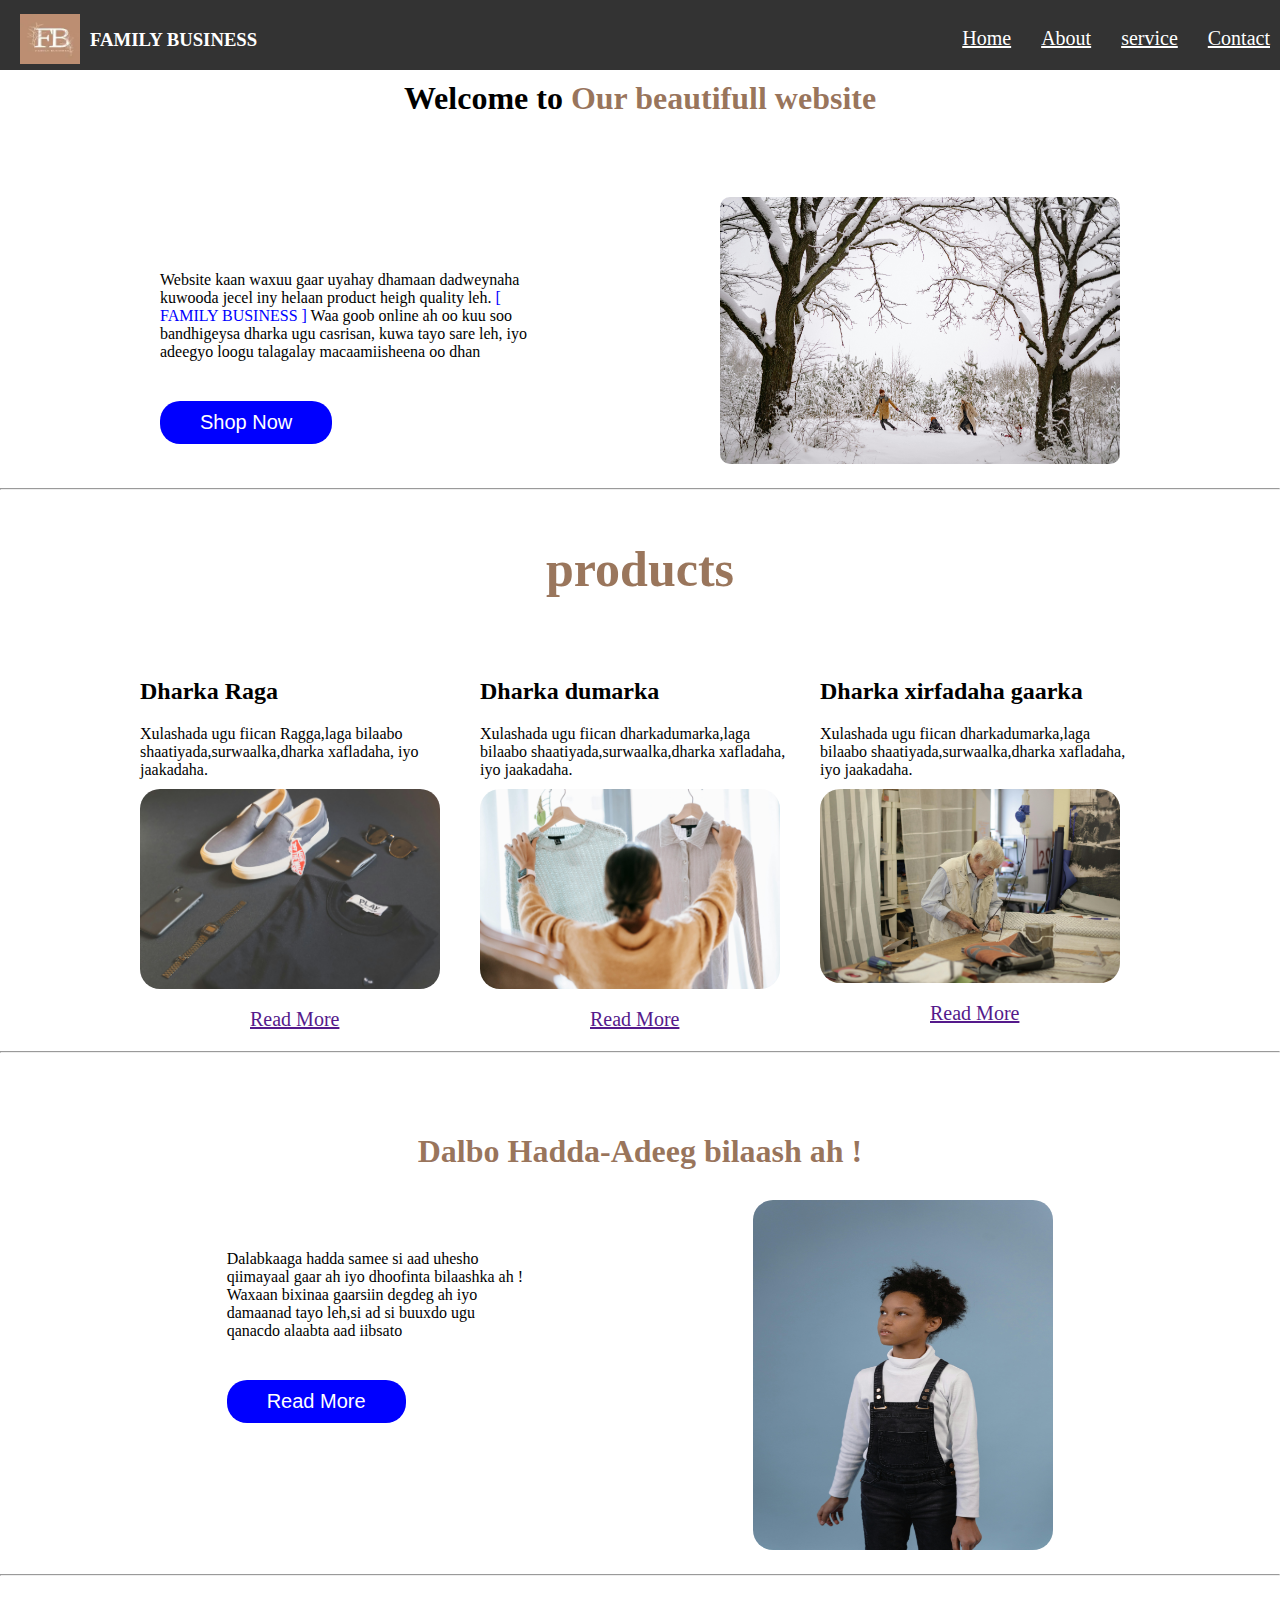
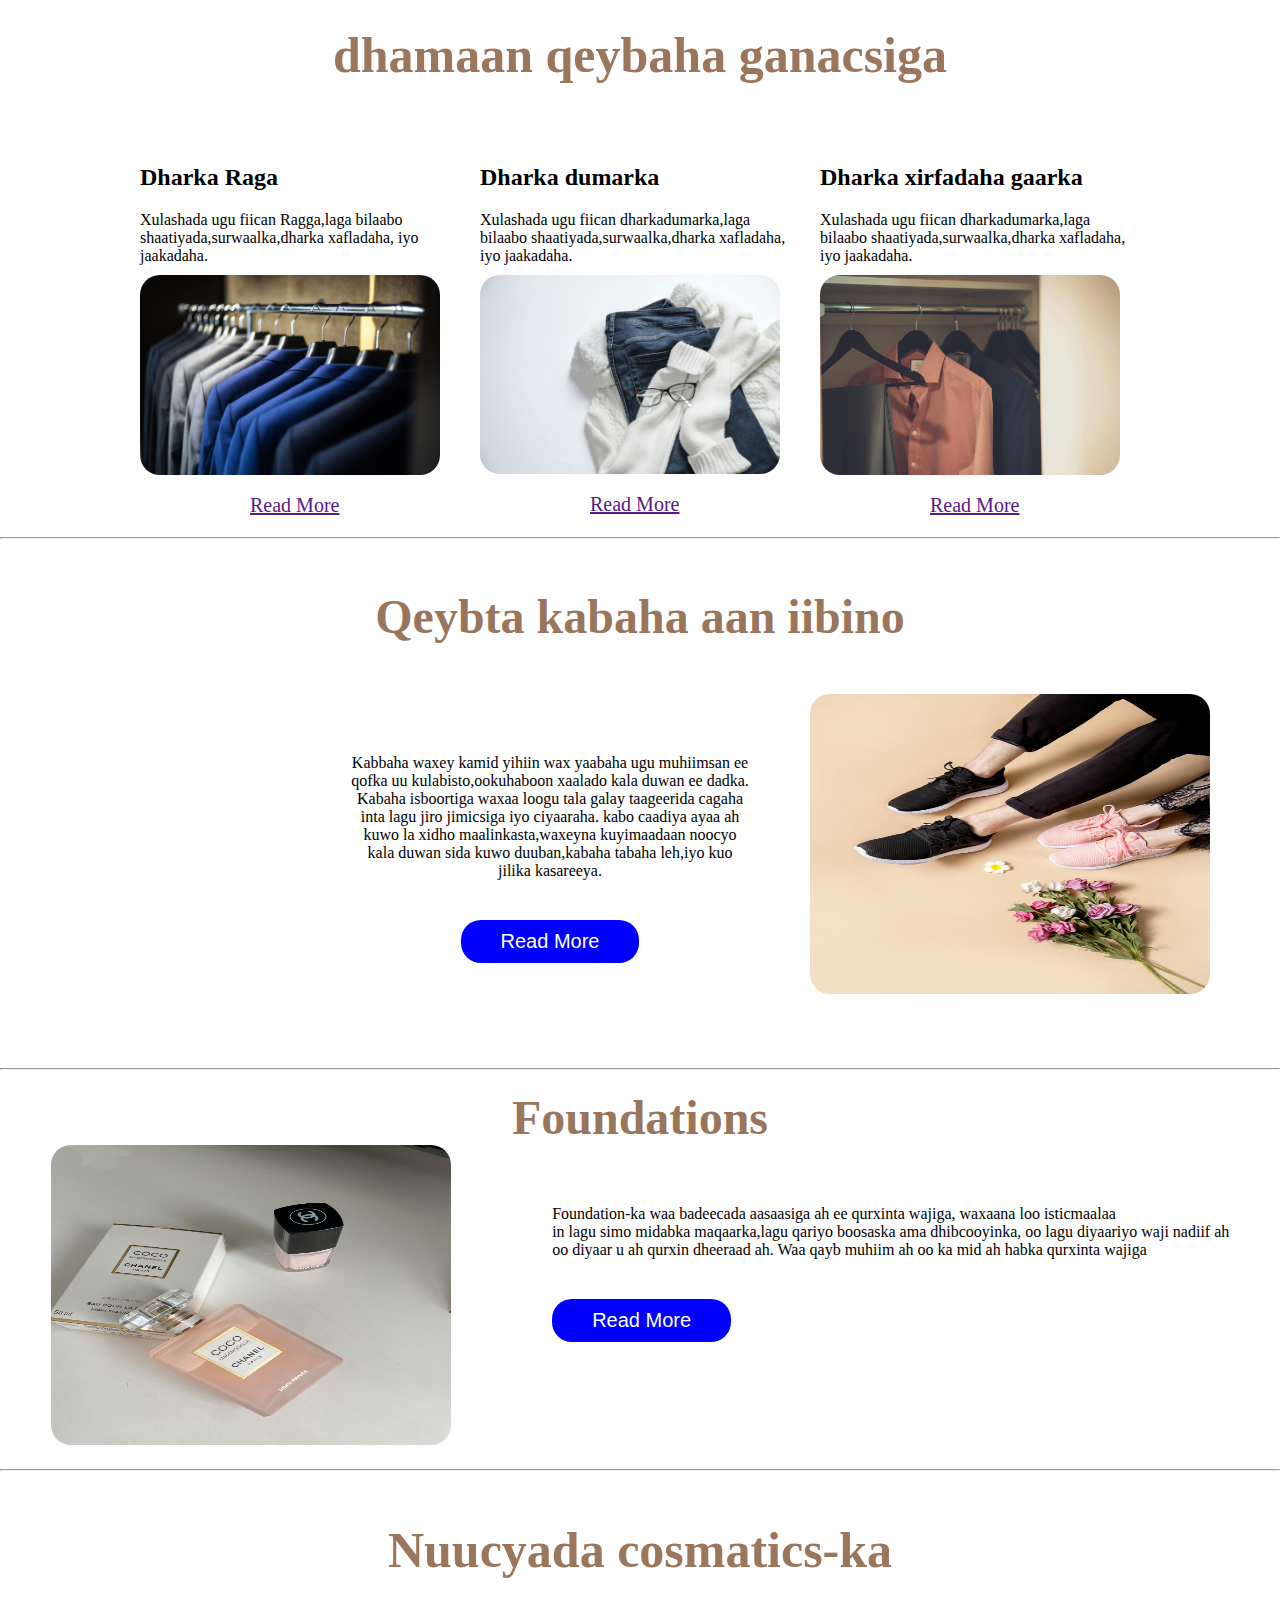
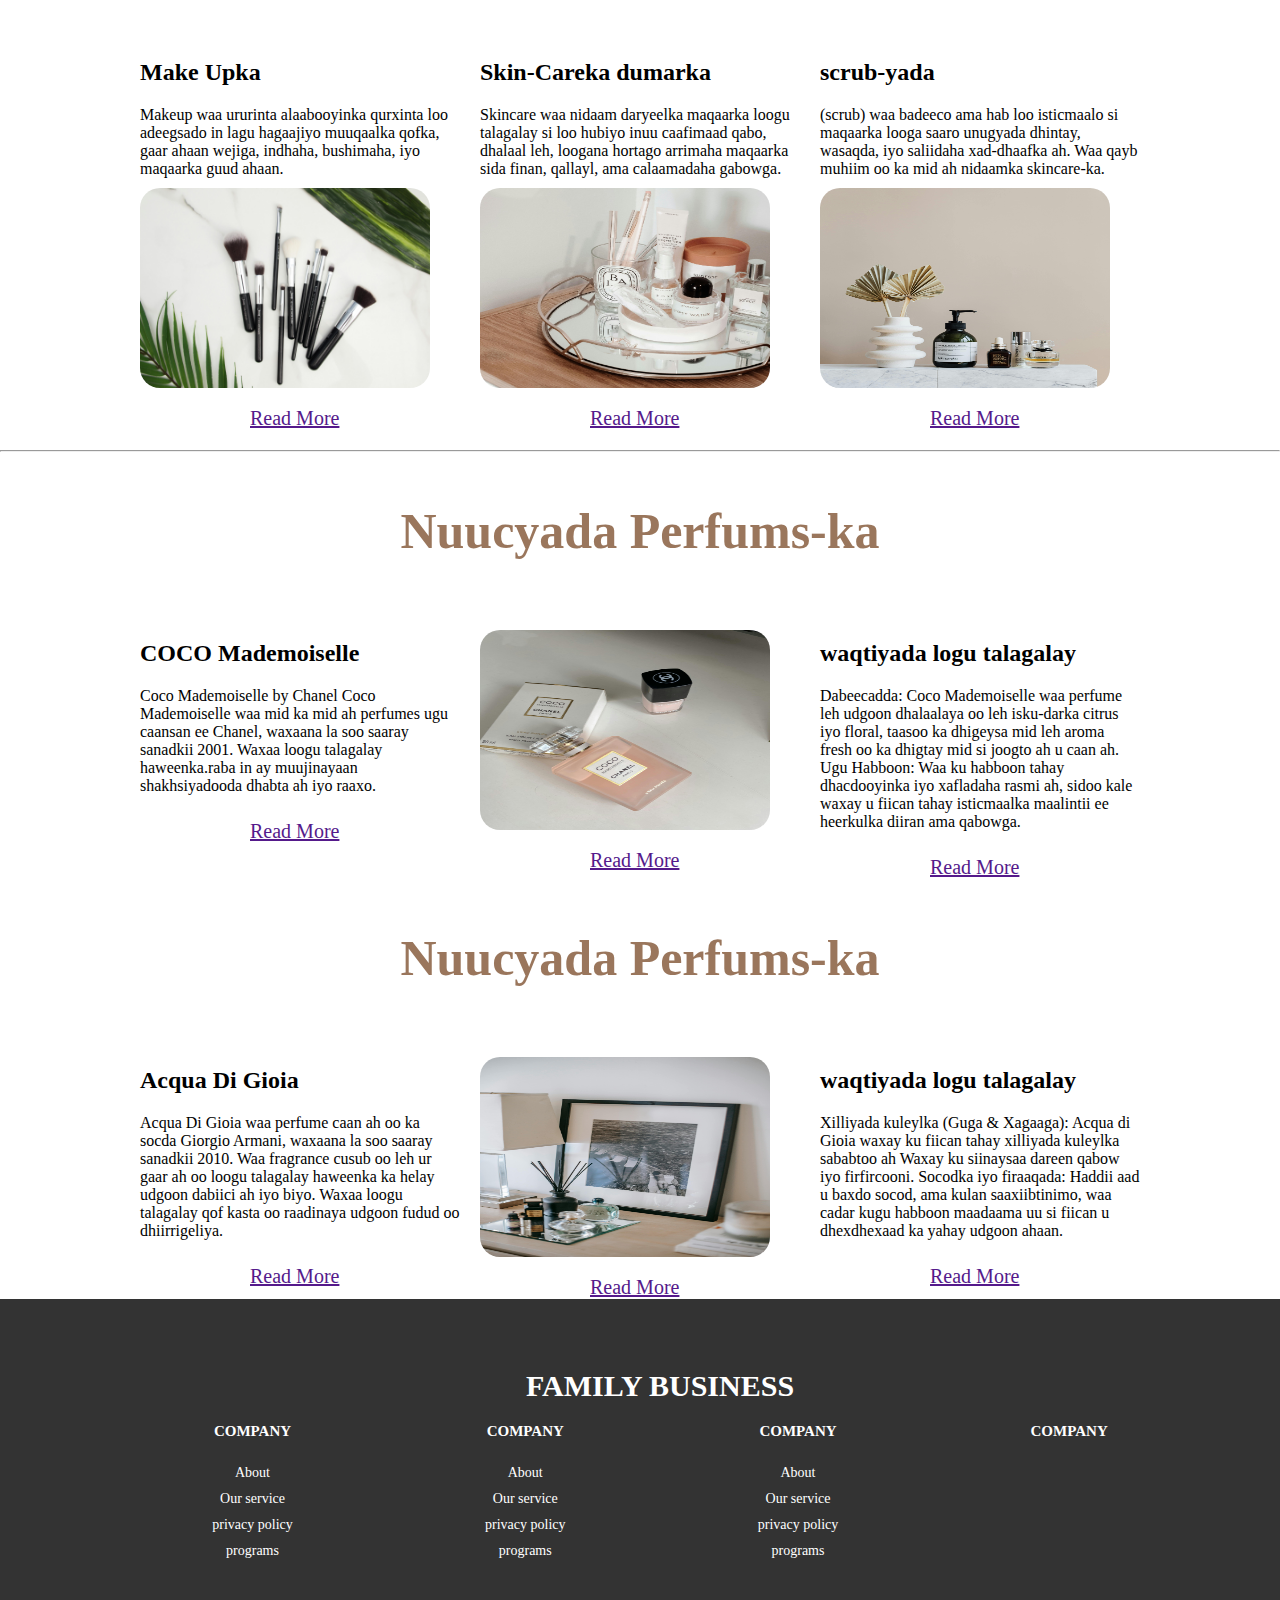
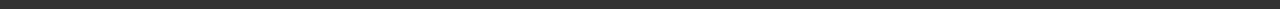
<file: index.html>
<!DOCTYPE html>
<html lang="en">

<head>
    <meta charset="UTF-8">
    <meta name="viewport" content="width=device-width, initial-scale=1.0">
    <title>website clothes and cosmatics</title>
    <link rel="stylesheet" href="Style.css">
    <link rel="stylesheet" href="https://cdnjs.cloudflare.com/ajax/libs/font-awesome/6.6.0/css/all.min.css"
        integrity="sha512-Kc323vGBEqzTmouAECnVceyQqyqdsSiqLQISBL29aUW4U/M7pSPA/gEUZQqv1cwx4OnYxTxve5UMg5GT6L4JJg=="
        crossorigin="anonymous" referrerpolicy="no-referrer" />
</head>

<body>
    <div class="header">
        <div class="logo">
            <img src="./img/logo.webp" width="60px" height="50px" alt="">
            <h3>FAMILY BUSINESS </h3>
        </div>

        <ul>
            <li><a href="home.html">Home</a></li>
            <li><a href="About.html">About</a></li>
            <li><a href="service.html">service</a></li>
            <li><a href="contact.html">Contact</a></li>
        </ul>
    </div>


    <!-- body -->

    <div class="container">
        <h1>Welcome to
            <span> Our beautifull website</span>
        </h1>
        <div class="row">
            <div class="col-2 col-23">
                <p>

                    Website kaan waxuu gaar uyahay dhamaan dadweynaha
                    kuwooda jecel iny helaan product heigh quality leh.
                    <span style="color: blue;">[ FAMILY BUSINESS ]</span> Waa goob online ah oo kuu soo bandhigeysa
                    dharka ugu casrisan,
                    kuwa tayo sare leh, iyo adeegyo loogu talagalay macaamiisheena oo dhan
                </p>
                <div class="moha">
                    <button>Shop Now</button>
                </div>

            </div>

            <div class="col-2">
                <img src="/img/1.1.jpg" alt="" width="400px">
            </div>
        </div>
    </div>

    <!-- body2 -->

    <div class="boxcontainer">
        <hr>
        <h1>products</h1>
        <div class="flex">
            <div class="flex-display">
                <h2>Dharka Raga</h2>
                <p>
                    Xulashada ugu fiican Ragga,laga bilaabo
                    shaatiyada,surwaalka,dharka xafladaha, iyo jaakadaha.
                </p>
                <img src="./img/pexels-mnzoutfits-1639729 (1).jpg" alt="" width="300px">
                <div class="ancher">
                    <a href="">Read More</a>
                </div>
            </div>

            <div class="flex-display">
                <h2>Dharka dumarka</h2>
                <p>
                    Xulashada ugu fiican dharkadumarka,laga bilaabo
                    shaatiyada,surwaalka,dharka xafladaha, iyo jaakadaha.
                </p>
                <img src="./img/pexels-liza-summer-6347535.jpg" alt="" width="300px">
                <div class="ancher">
                    <a href="">Read More</a>
                </div>
            </div>

            <div class="flex-display">
                <h2> Dharka xirfadaha gaarka</h2>
                <p>
                    Xulashada ugu fiican dharkadumarka,laga bilaabo
                    shaatiyada,surwaalka,dharka xafladaha, iyo jaakadaha.
                </p>
                <img src="./img/pexels-olly-3814588.jpg" alt="" width="300px">
                <div class="ancher">
                    <a href="">Read More</a>
                </div>
            </div>

        </div>
    </div>
    <hr>

    <!-- body3 -->

    <div class="section">
        <h1>Dalbo Hadda-Adeeg bilaash ah !</h1>
        <div class="row row2">
            <div class="sis  pro">
                <p>Dalabkaaga hadda samee si aad uhesho qiimayaal gaar ah iyo dhoofinta
                    bilaashka ah ! Waxaan bixinaa gaarsiin degdeg ah iyo damaanad tayo
                    leh,si ad si buuxdo ugu qanacdo alaabta aad iibsato</p>
                <div class="btn">
                    <button>Read More</button>
                </div>
            </div>

            <div class="sis">
                <img src="./img/pexels-tima-miroshnichenko-6607473.jpg" width="300px" alt="" height="350px"
                    style="border-radius: 20px;">
            </div>
        </div>
    </div>

    <!-- body4 -->

    <hr>

    <div class="main">
        <h1>dhamaan qeybaha ganacsiga</h1>
        <div class="flex1">
            <div class="flex-display1">
                <h2>Dharka Raga</h2>
                <p>
                    Xulashada ugu fiican Ragga,laga bilaabo
                    shaatiyada,surwaalka,dharka xafladaha, iyo jaakadaha.
                </p>
                <img src="img/pexels-pixabay-325876.jpg" alt="" width="300px">
                <div class="ancher">
                    <a href="">Read More</a>
                </div>
            </div>

            <div class="flex-display1">
                <h2>Dharka dumarka</h2>
                <p>
                    Xulashada ugu fiican dharkadumarka,laga bilaabo
                    shaatiyada,surwaalka,dharka xafladaha, iyo jaakadaha.
                </p>
                <img src="img/pexels-nietjuh-934070.jpg" alt="" width="300px">
                <div class="ancher">
                    <a href="">Read More</a>
                </div>
            </div>


            <div class="flex-display1">
                <h2> Dharka xirfadaha gaarka</h2>
                <p>
                    Xulashada ugu fiican dharkadumarka,laga bilaabo
                    shaatiyada,surwaalka,dharka xafladaha, iyo jaakadaha.
                </p>
                <img src="img/pexels-thatguycraig000-1682699.jpg" alt="" width="300px">
                <div class="ancher">
                    <a href="">Read More</a>
                </div>
            </div>

        </div>

    </div>

    <!-- body6 -->

    <hr>

    <div class="shoes">
        <h1>Qeybta kabaha aan iibino</h1>
        <div class="shoes1">
            <div class="shoes2">
                <p>
                    Kabbaha waxey kamid yihiin wax yaabaha ugu muhiimsan ee qofka uu kulabisto,ookuhaboon xaalado kala
                    duwan ee dadka.
                    Kabaha isboortiga waxaa loogu tala galay taageerida cagaha inta lagu jiro jimicsiga iyo ciyaaraha.
                    kabo caadiya ayaa ah kuwo la xidho maalinkasta,waxeyna kuyimaadaan noocyo kala duwan sida kuwo
                    duuban,kabaha tabaha leh,iyo kuo jilika kasareeya.
                </p>
                <button class="btn">Read More</button>
            </div>
            <div class="img">
                <img src="img/shoes.jpg" width="400px" height="300px">
            </div>

        </div>
    </div>

    <!-- body7 -->
    <hr>
    <div class="Foundation">
        <h1>Foundations</h1>
        <div class="foun1">
            <div class="img2">
                <img src="/img/9.jpg" width="400px " height="300px" alt="">
            </div>
            <div class="foun2">
                <p>Foundation-ka waa badeecada aasaasiga ah ee qurxinta wajiga, waxaana loo isticmaalaa <br> in lagu
                    simo midabka maqaarka,lagu qariyo boosaska ama dhibcooyinka, oo lagu diyaariyo waji nadiif ah <br>
                    oo diyaar u ah qurxin dheeraad ah.
                    Waa qayb muhiim ah oo ka mid ah habka qurxinta wajiga</p>
                    <button class="btn">Read More</button>
                </div>
        </div>
    </div>

<hr>
    <!-- body eight -->

    <div class="main">
        <h1>Nuucyada cosmatics-ka</h1>
        <div class="flex1">
            <div class="flex-display1">
                <h2>Make Upka</h2>
                <p>
                    Makeup waa ururinta alaabooyinka qurxinta loo adeegsado in lagu hagaajiyo muuqaalka qofka, gaar ahaan wejiga, indhaha, bushimaha, iyo maqaarka guud ahaan.
                </p>
                <img src="img/4.jpg" alt=""height="200px"  width="290px">
                <div class="ancher">
                    <a href="">Read More</a>
                </div>
            </div>

            <div class="flex-display1">
                <h2>Skin-Careka dumarka</h2>
                <p>
                    Skincare waa nidaam daryeelka maqaarka loogu talagalay si loo hubiyo inuu caafimaad qabo, dhalaal leh, loogana hortago arrimaha maqaarka sida finan, qallayl, ama calaamadaha gabowga.
                </p>
                <img src="img/1.jpg" alt="" height="200px"  width="290px">
                <div class="ancher">
                    <a href="">Read More</a>
                </div>
            </div>


            <div class="flex-display1">
                <h2>scrub-yada</h2>
                <p>
                    (scrub) waa badeeco ama hab loo isticmaalo si maqaarka looga saaro unugyada dhintay, wasaqda, iyo saliidaha xad-dhaafka ah. Waa qayb muhiim  oo ka mid ah nidaamka skincare-ka.
                </p>
                <img src="/img/2.jpg" alt=""height="200px"  width="290px">
                <div class="ancher">
                    <a href="">Read More</a>
                </div>
            </div>

        </div>

    </div>
<hr>
<!-- body 9 -->

<div class="main">
    <h1>Nuucyada Perfums-ka</h1>
    <div class="flex1">
        <div class="flex-display1">
            <h2>COCO Mademoiselle</h2>
           <p> Coco Mademoiselle by Chanel
            Coco Mademoiselle waa mid ka mid ah perfumes ugu caansan ee Chanel, waxaana la soo saaray sanadkii 2001. Waxaa loogu talagalay haweenka.raba in ay muujinayaan shakhsiyadooda dhabta ah iyo raaxo.</p>
            <div class="ancher">
                <a href="">Read More</a>
            </div>
        </div>

        <div class="flex-display1">
            
            <img src="img/9.jpg" alt="" height="200px"  width="290px">
            <div class="ancher">
                <a href="">Read More</a>
            </div>
        </div>


        <div class="flex-display1">
            <h2>waqtiyada logu talagalay</h2>
           <p>Dabeecadda: Coco Mademoiselle waa perfume leh udgoon dhalaalaya oo leh isku-darka citrus iyo floral, taasoo ka dhigeysa mid leh aroma fresh oo ka dhigtay mid si joogto ah u caan ah. 

            <span>Ugu Habboon:</span> Waa ku habboon tahay dhacdooyinka iyo xafladaha rasmi ah, sidoo kale waxay u fiican tahay isticmaalka maalintii ee heerkulka diiran ama qabowga.</p>
            <div class="ancher">
                <a href="">Read More</a>
            </div>
        </div>

    </div>

</div>
<div class="main">
    <h1>Nuucyada Perfums-ka</h1>
    <div class="flex1">
        <div class="flex-display1">
            <h2>Acqua Di Gioia</h2>
          <p>Acqua Di Gioia waa perfume caan ah oo ka socda Giorgio Armani, waxaana la soo saaray sanadkii 2010. Waa fragrance cusub oo leh ur gaar ah oo loogu talagalay haweenka ka helay udgoon dabiici ah iyo biyo. Waxaa loogu talagalay qof kasta oo raadinaya udgoon fudud oo dhiirrigeliya.</p>
            <div class="ancher">
                <a href="">Read More</a>
            </div>
        </div>

        <div class="flex-display1">
            
            <img src="img/8.jpg" alt="" height="200px"  width="290px">
            <div class="ancher">
                <a href="">Read More</a>
            </div>
        </div>


        <div class="flex-display1">
            <h2>waqtiyada logu talagalay</h2>
            <p>Xilliyada kuleylka (Guga & Xagaaga):
                Acqua di Gioia waxay ku fiican tahay xilliyada kuleylka sababtoo ah Waxay ku siinaysaa dareen qabow iyo firfircooni.
                
                Socodka iyo firaaqada:
                Haddii aad u baxdo socod, ama kulan saaxiibtinimo, waa cadar kugu habboon maadaama uu si fiican u dhexdhexaad ka yahay udgoon ahaan.</p>
            <div class="ancher">
                <a href="">Read More</a>
            </div>
        </div>

    </div>

</div>

    <div class="footer">
        <h1>FAMILY <SPan>BUSINESS</SPan></h1>
        <div class="footer-section">
            <div class="row">
                <div class="col-4">
                    <h2>COMPANY</h2>
                    <LI>About</LI>
                    <LI>Our service</LI>
                    <LI>privacy policy</LI>
                    <LI>programs</LI>
                </div>

                <div class="col-4">
                    <h2>COMPANY</h2>
                    <LI>About</LI>
                    <LI>Our service</LI>
                    <LI>privacy policy</LI>
                    <LI>programs</LI>
                </div>

                <div class="col-4">
                    <h2>COMPANY</h2>
                    <LI>About</LI>
                    <LI>Our service</LI>
                    <LI>privacy policy</LI>
                    <LI>programs</LI>
                </div>

                <div class="col-4">
                    <h2>COMPANY</h2>
                    <i class="fa-brands fa-facebook"></i>
                    <i class="fa-brands fa-instagram"></i>
                    <i class="fa-brands fa-twitter"></i>
                    <i class="fa-brands fa-linkedin"></i>
                </div>
            </div>
        </div>

    </div>

</body>

</html>
</file>
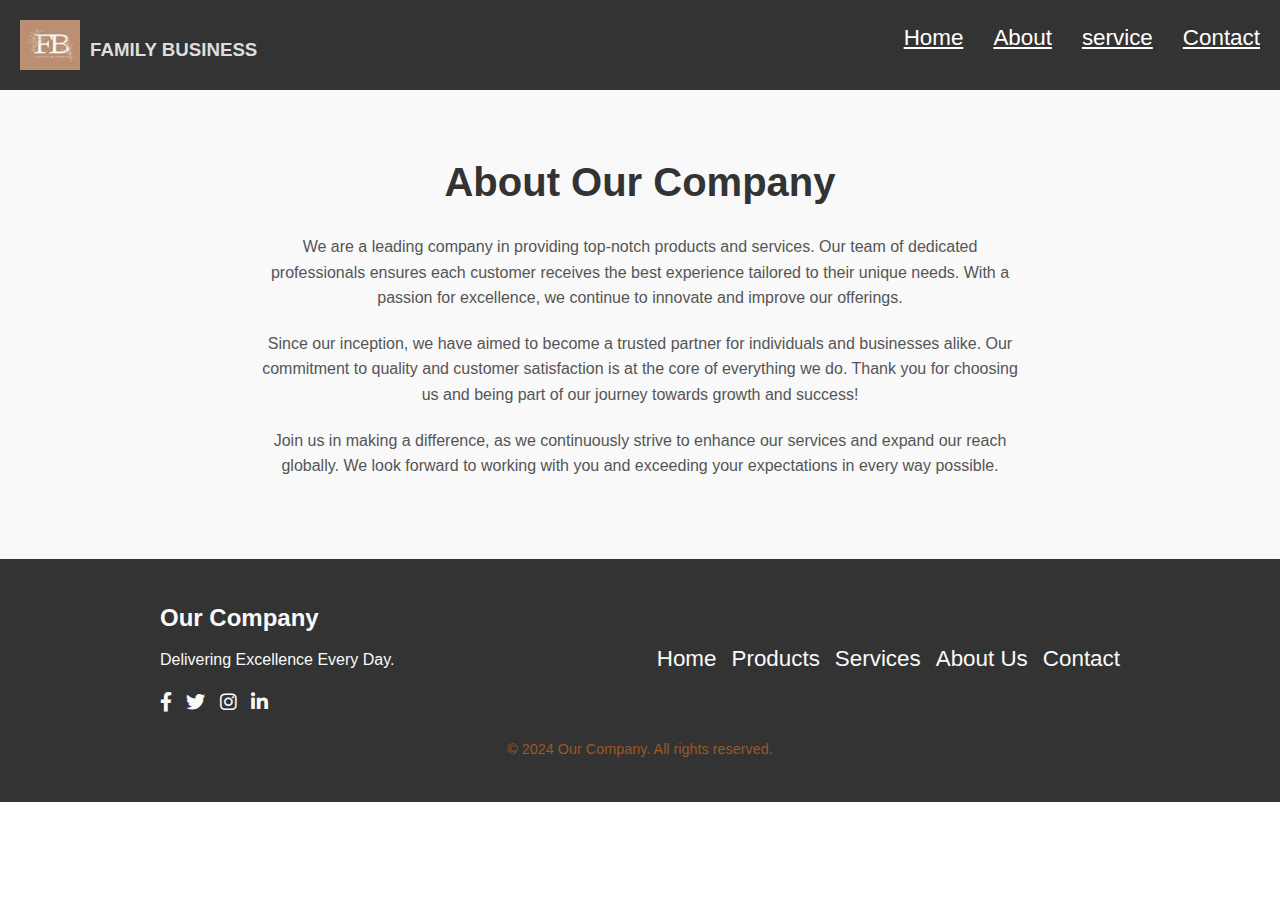
<file: about.html>
<!DOCTYPE html>
<html lang="en">
<head>
    <meta charset="UTF-8">
    <meta name="viewport" content="width=device-width, initial-scale=1.0">
    <title>About Us</title>
    <link rel="stylesheet" href="about.css">
    <link rel="stylesheet" href="https://cdnjs.cloudflare.com/ajax/libs/font-awesome/6.0.0-beta3/css/all.min.css">
</head>
<body>
    <div class="header">
        <div class="logo">
            <img src="./img/logo.webp" width="60px" height="50px" alt="">
            <h3>FAMILY BUSINESS </h3>
        </div>

        <ul>
            <li><a href="">Home</a></li>
            <li><a href="About.html">About</a></li>
            <li><a href="service.html">service</a></li>
            <li><a href="contact.html">Contact</a></li>
        </ul>
    </div>
    <!-- About Section -->
    <section class="about">
        <div class="container">
            <h1>About Our Company</h1>
            <p>We are a leading company in providing top-notch products and services. Our team of dedicated professionals ensures each customer receives the best experience tailored to their unique needs. With a passion for excellence, we continue to innovate and improve our offerings.</p>
            <p>Since our inception, we have aimed to become a trusted partner for individuals and businesses alike. Our commitment to quality and customer satisfaction is at the core of everything we do. Thank you for choosing us and being part of our journey towards growth and success!</p>
            <p>Join us in making a difference, as we continuously strive to enhance our services and expand our reach globally. We look forward to working with you and exceeding your expectations in every way possible.</p>
        </div>
    </section>

    <!-- Footer Section -->
    <footer>
        <div class="footer-container">
            <div class="footer-left">
                <h3>Our Company</h3>
                <p>Delivering Excellence Every Day.</p>
                <div class="social-icons">
                    <a href="#"><i class="fab fa-facebook-f"></i></a>
                    <a href="#"><i class="fab fa-twitter"></i></a>
                    <a href="#"><i class="fab fa-instagram"></i></a>
                    <a href="#"><i class="fab fa-linkedin-in"></i></a>
                </div>
            </div>
            <div class="footer-right">
                <ul>
                    <li><a href="#">Home</a></li>
                    <li><a href="#">Products</a></li>
                    <li><a href="#">Services</a></li>
                    <li><a href="#">About Us</a></li>
                    <li><a href="#">Contact</a></li>
                </ul>
            </div>
        </div>
        <div class="footer-bottom">
            <p>&copy; 2024 Our Company. All rights reserved.</p>
        </div>
    </footer>
</body>
</html>
</file>
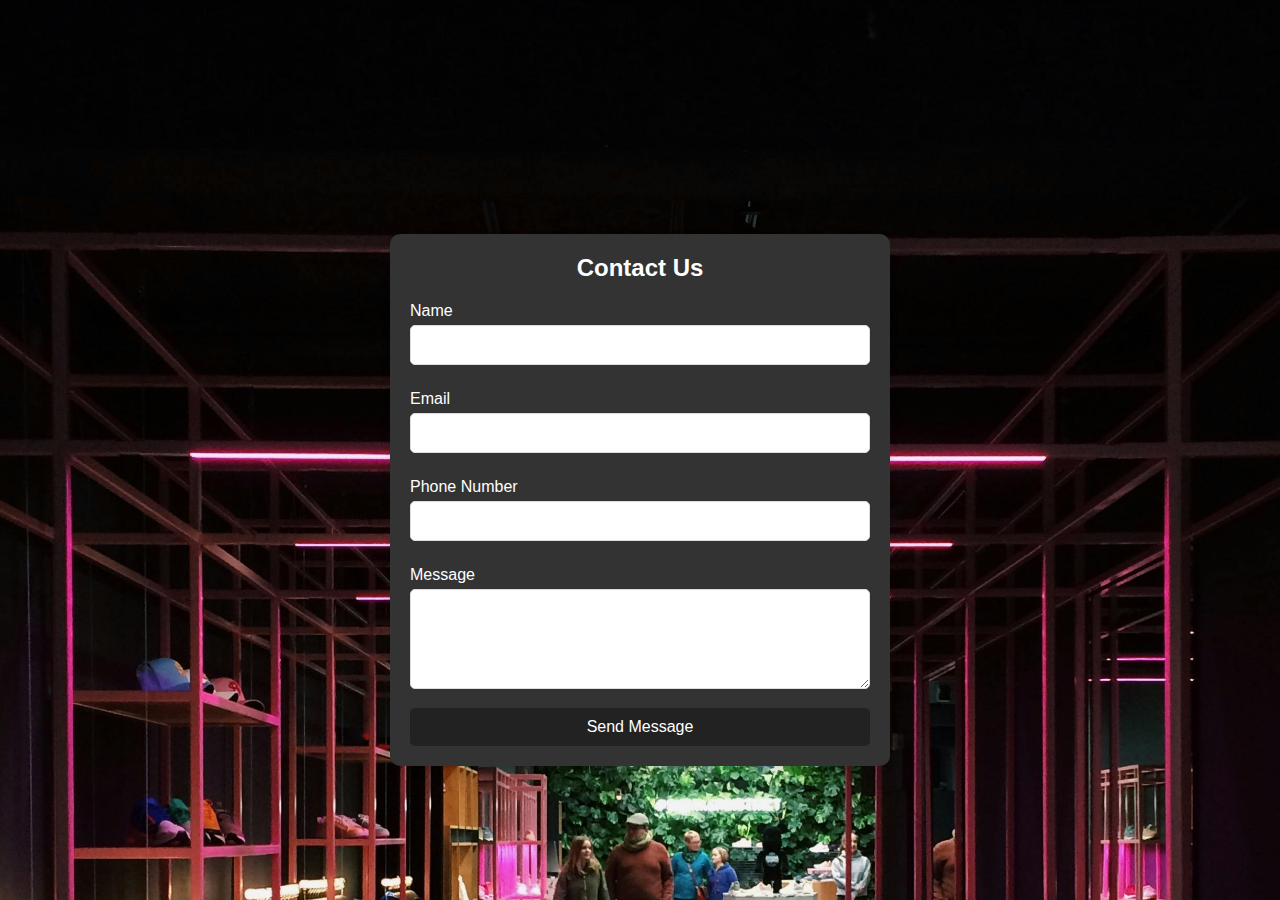
<file: contact.html>
<!DOCTYPE html>
<html lang="en">
<head>
    <meta charset="UTF-8">
    <meta name="viewport" content="width=device-width, initial-scale=1.0">
    <title>Contact Form</title>
    <link rel="stylesheet" href="contact.css">
    <style>
        /* Basic Reset */
        * {
            box-sizing: border-box;
            margin: 0;
            padding: 0;
        }

        body {
            font-family: Arial, sans-serif;
            background-image: url('/img/img.jpg');
            background-size: cover;
            background-repeat: no-repeat;
            display: flex;
            justify-content: center;
            align-items: center;
            height: 100vh;
        }

        /* Form Container */
        .form-container {
            background-color: #333;
            margin-top: 100px;
            max-width: 500px;
            width: 100%;
            padding: 20px;
            box-shadow: 0 4px 8px rgba(0, 0, 0, 0.1);
            border-radius: 10px;
        }

        /* Form Header */
        .form-container h2 {
            text-align: center;
            margin-bottom: 20px;
            color: #fff;
        }

        /* Form Inputs */
        .form-container label {
            display: block;
            margin: 10px 0 5px;
            color: #fff;
        }

        .form-container input,
        .form-container textarea {
            width: 100%;
            padding: 10px;
            border: 1px solid #ddd;
            border-radius: 5px;
            margin-bottom: 15px;
            font-size: 16px;
        }

        /* Textarea Customization */
        .form-container textarea {
            resize: vertical;
            min-height: 100px;
        }

        /* Submit Button */
        .form-container button {
            width: 100%;
            padding: 10px;
            background-color: #222;
            color: #fff;
            border: none;
            border-radius: 5px;
            font-size: 16px;
            cursor: pointer;
            transition: background-color 0.3s;
        }

        .form-container button:hover {
            background-color: #555;
        }
    </style>
</head>
<body>

    <div class="form-container">
        <h2>Contact Us</h2>
        <form>
            <label for="name">Name</label>
            <input type="text" id="name" name="name" required>

            <label for="email">Email</label>
            <input type="email" id="email" name="email" required>

            <label for="phone">Phone Number</label>
            <input type="tel" id="phone" name="phone">

            <label for="message">Message</label>
            <textarea id="message" name="message" required></textarea>

            <button type="submit">Send Message</button>
        </form>
    </div>

</body>
</html>
</file>
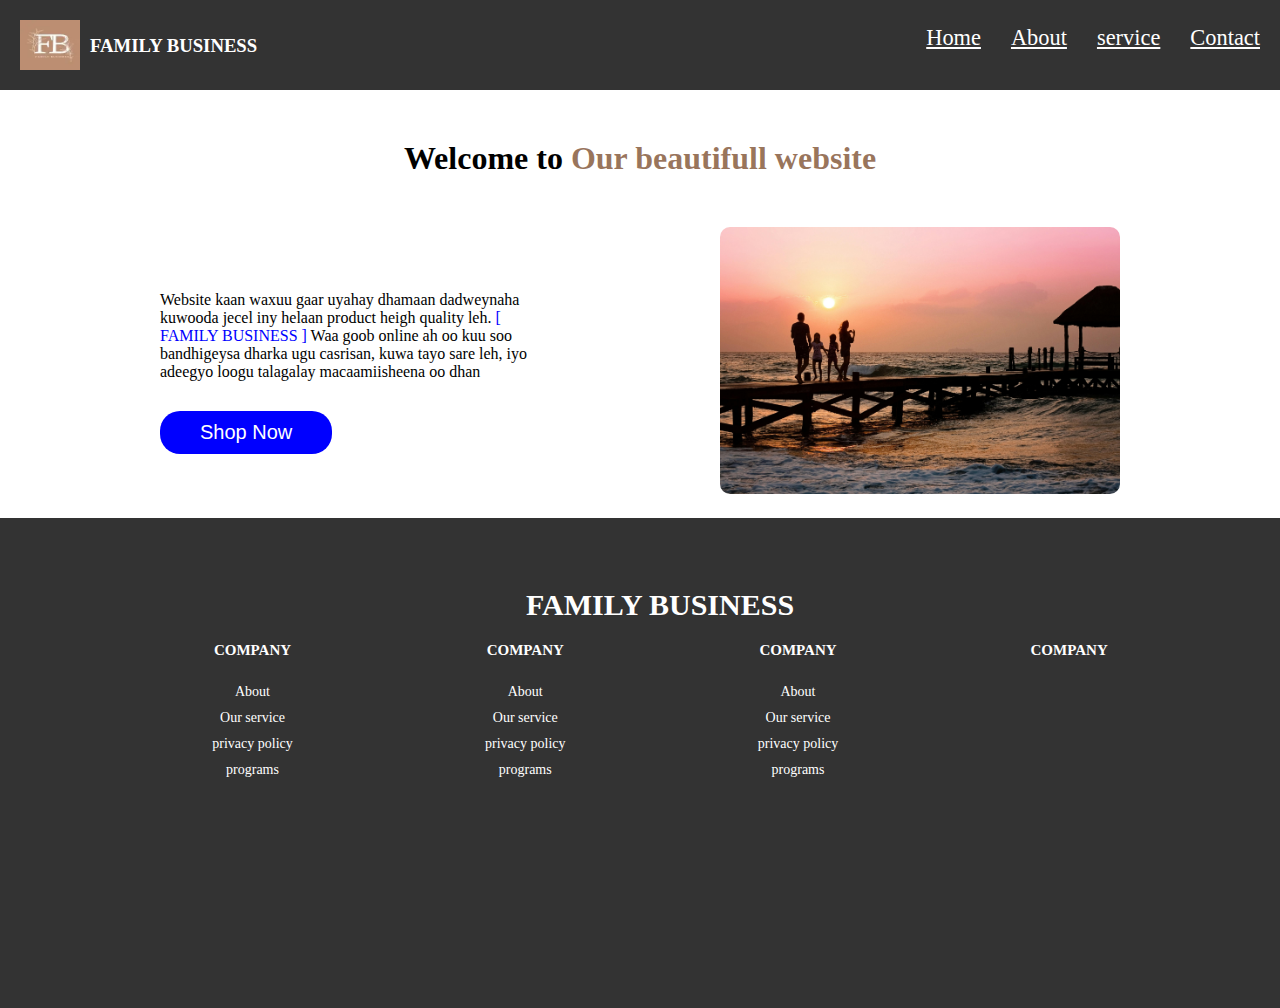
<file: home.html>
<!DOCTYPE html>
<html lang="en">
<head>
    <meta charset="UTF-8">
    <meta name="viewport" content="width=device-width, initial-scale=1.0">
    <title>Document</title>
    <link rel="stylesheet" href="home.css">
</head>
<body>
    <div class="header">
        <div class="logo">
            <img src="./img/logo.webp" width="60px" height="50px" alt="">
            <h3>FAMILY BUSINESS </h3>
        </div>

        <ul>
            <li><a href="">Home</a></li>
            <li><a href="About.html">About</a></li>
            <li><a href="service.html">service</a></li>
            <li><a href="contact.html">Contact</a></li>
        </ul>
    </div>


    <!-- body -->

    <div class="container">
        <h1>Welcome to
            <span> Our beautifull website</span>
        </h1>
        <div class="row">
            <div class="col-2 col-23">
                <p>

                    Website kaan waxuu gaar uyahay dhamaan dadweynaha
                    kuwooda jecel iny helaan product heigh quality leh.
                    <span style="color: blue;">[ FAMILY BUSINESS ]</span> Waa goob online ah oo kuu soo bandhigeysa
                    dharka ugu casrisan,
                    kuwa tayo sare leh, iyo adeegyo loogu talagalay macaamiisheena oo dhan
                </p>
                <div class="moha">
                    <button>Shop Now</button>
                </div>
              
            </div>

            <div class="col-2">
                <img src="./img/pexels-pixabay-39691.jpg" alt="" width="400px">
            </div>
        </div>
    </div>

<!-- body 3 -->

    <div class="footer">
        <h1>FAMILY <SPan>BUSINESS</SPan></h1>
        <div class="footer-section">
            <div class="row">
                <div class="col-4">
                    <h2>COMPANY</h2>
                    <LI>About</LI>
                    <LI>Our service</LI>
                    <LI>privacy policy</LI>
                    <LI>programs</LI>
                </div>

                <div class="col-4">
                    <h2>COMPANY</h2>
                    <LI>About</LI>
                    <LI>Our service</LI>
                    <LI>privacy policy</LI>
                    <LI>programs</LI>
                </div>

                <div class="col-4">
                    <h2>COMPANY</h2>
                    <LI>About</LI>
                    <LI>Our service</LI>
                    <LI>privacy policy</LI>
                    <LI>programs</LI>
                </div>

                <div class="col-4">
                    <h2>COMPANY</h2>
                    <i class="fa-brands fa-facebook"></i>
                    <i class="fa-brands fa-instagram"></i>
                    <i class="fa-brands fa-twitter"></i>
                    <i class="fa-brands fa-linkedin"></i>
                </div>
            </div>
        </div>

    </div>
</body>
</html>
</file>
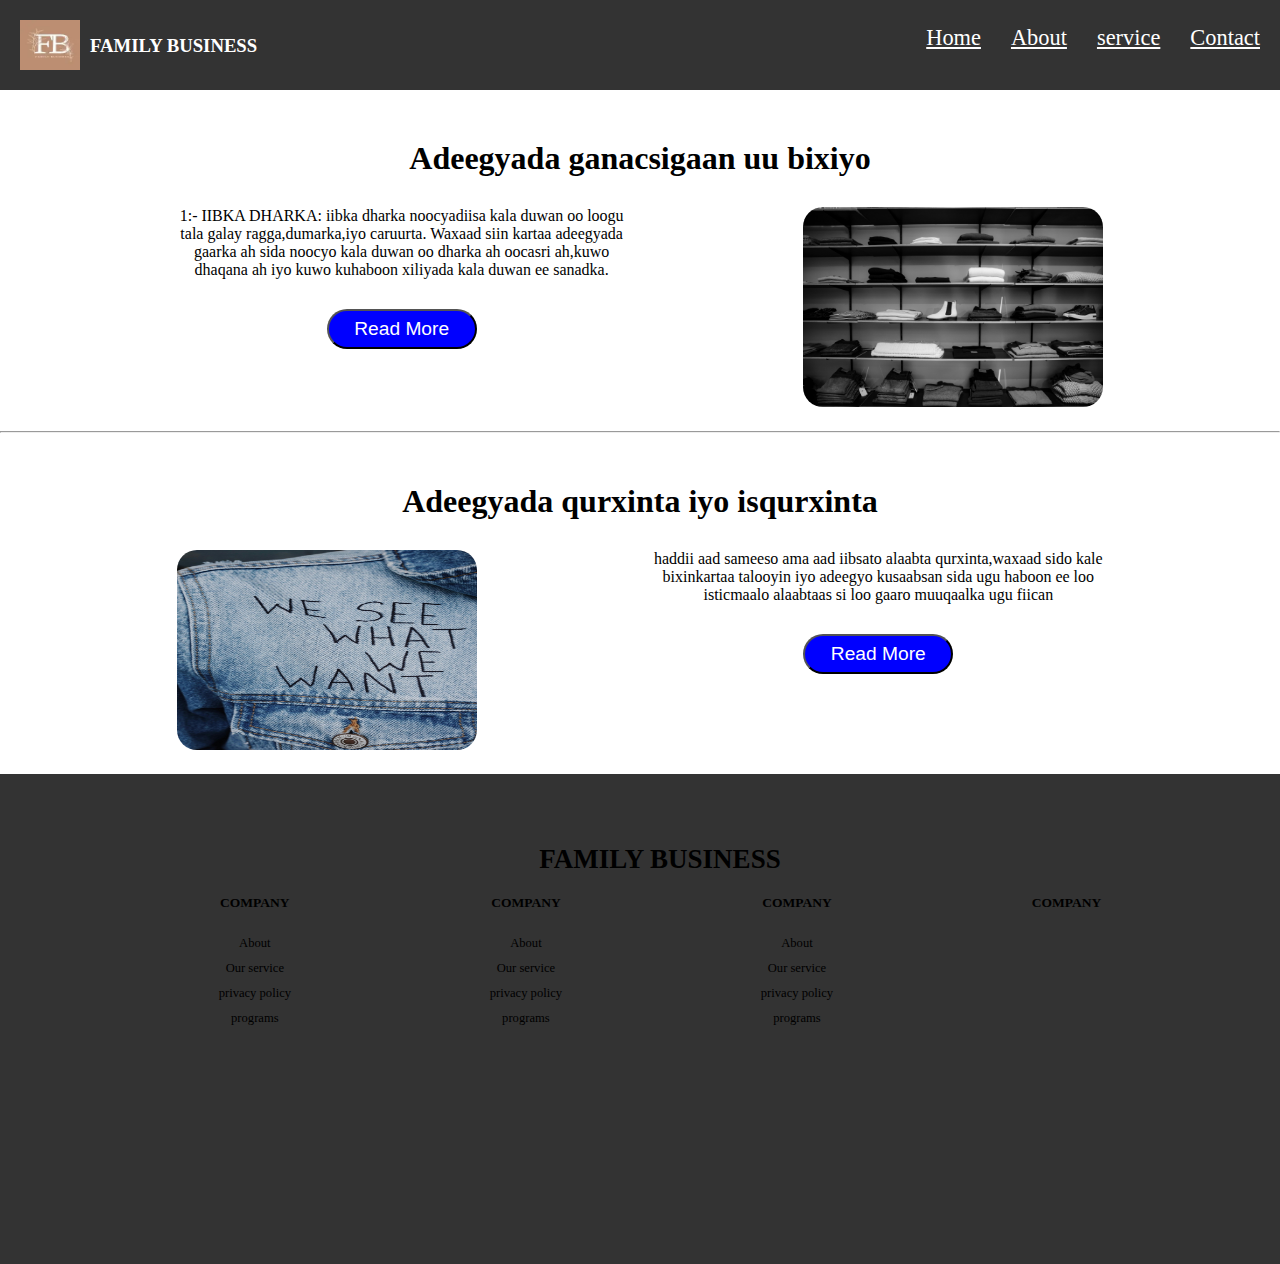
<file: service.html>
<!DOCTYPE html>
<html lang="en">

<head>
    <meta charset="UTF-8">
    <meta name="viewport" content="width=device-width, initial-scale=1.0">
    <title>Document</title>
    <link rel="stylesheet" href="service.css">
    <link rel="stylesheet" href="https://cdnjs.cloudflare.com/ajax/libs/font-awesome/6.6.0/css/all.min.css"
    integrity="sha512-Kc323vGBEqzTmouAECnVceyQqyqdsSiqLQISBL29aUW4U/M7pSPA/gEUZQqv1cwx4OnYxTxve5UMg5GT6L4JJg=="
    crossorigin="anonymous" referrerpolicy="no-referrer" />

</head>

<body>
    <div class="header">
        <div class="logo">
            <img src="./img/logo.webp" width="60px" height="50px" alt="">
            <h3>FAMILY BUSINESS </h3>
        </div>

        <ul>
            <li><a href="">Home</a></li>
            <li><a href="About.html">About</a></li>
            <li><a href="service.html">service</a></li>
            <li><a href="contact.html">Contact</a></li>
        </ul>
    </div>
    <div class="main">
        <h1>Adeegyada ganacsigaan uu bixiyo</h1>
        <div class="submain">

            <div class="p">
                <p>
                    1:- IIBKA DHARKA: iibka dharka noocyadiisa kala duwan oo loogu tala galay ragga,dumarka,iyo
                    caruurta.
                    Waxaad siin kartaa adeegyada gaarka ah sida noocyo kala duwan oo dharka ah oocasri ah,kuwo dhaqana
                    ah
                    iyo kuwo kuhaboon xiliyada kala duwan ee sanadka.
                </p>
                <button>Read More</button>
            </div>
            <div class="img">
                <img src="img/pexels-bohlemedia-1884581.jpg" width="300px" height="200px">
            </div>

        </div>
    </div>
    <hr>
    <div class="main1">
        <h1>Adeegyada qurxinta iyo isqurxinta </h1>
        <div class="submain1">
            <div class="img1">
                <img src="img/pexels-julia-kuzenkov-442028-1176618.jpg" width="300px" height="200px">
            </div>

            <div class="p2">
                <p>
                    haddii aad sameeso ama aad iibsato alaabta qurxinta,waxaad sido kale bixinkartaa
                    talooyin iyo adeegyo kusaabsan sida ugu haboon ee loo isticmaalo alaabtaas si loo
                    gaaro muuqaalka ugu fiican
                </p>
                <button>Read More</button>
            </div>

        </div>
    </div>
    <div class="footer">
        <h1>FAMILY <SPan>BUSINESS</SPan></h1>
        <div class="footer-section">
            <div class="row">
                <div class="col-4">
                    <h2>COMPANY</h2>
                    <LI>About</LI>
                    <LI>Our service</LI>
                    <LI>privacy policy</LI>
                    <LI>programs</LI>
                </div>

                <div class="col-4">
                    <h2>COMPANY</h2>
                    <LI>About</LI>
                    <LI>Our service</LI>
                    <LI>privacy policy</LI>
                    <LI>programs</LI>
                </div>

                <div class="col-4">
                    <h2>COMPANY</h2>
                    <LI>About</LI>
                    <LI>Our service</LI>
                    <LI>privacy policy</LI>
                    <LI>programs</LI>
                </div>

                <div class="col-4">
                    <h2>COMPANY</h2>
                    <i class="fa-brands fa-facebook"></i>
                    <i class="fa-brands fa-instagram"></i>
                    <i class="fa-brands fa-twitter"></i>
                    <i class="fa-brands fa-linkedin"></i>
                </div>
            </div>
        </div>

    </div>

</body>

</html>
</file>
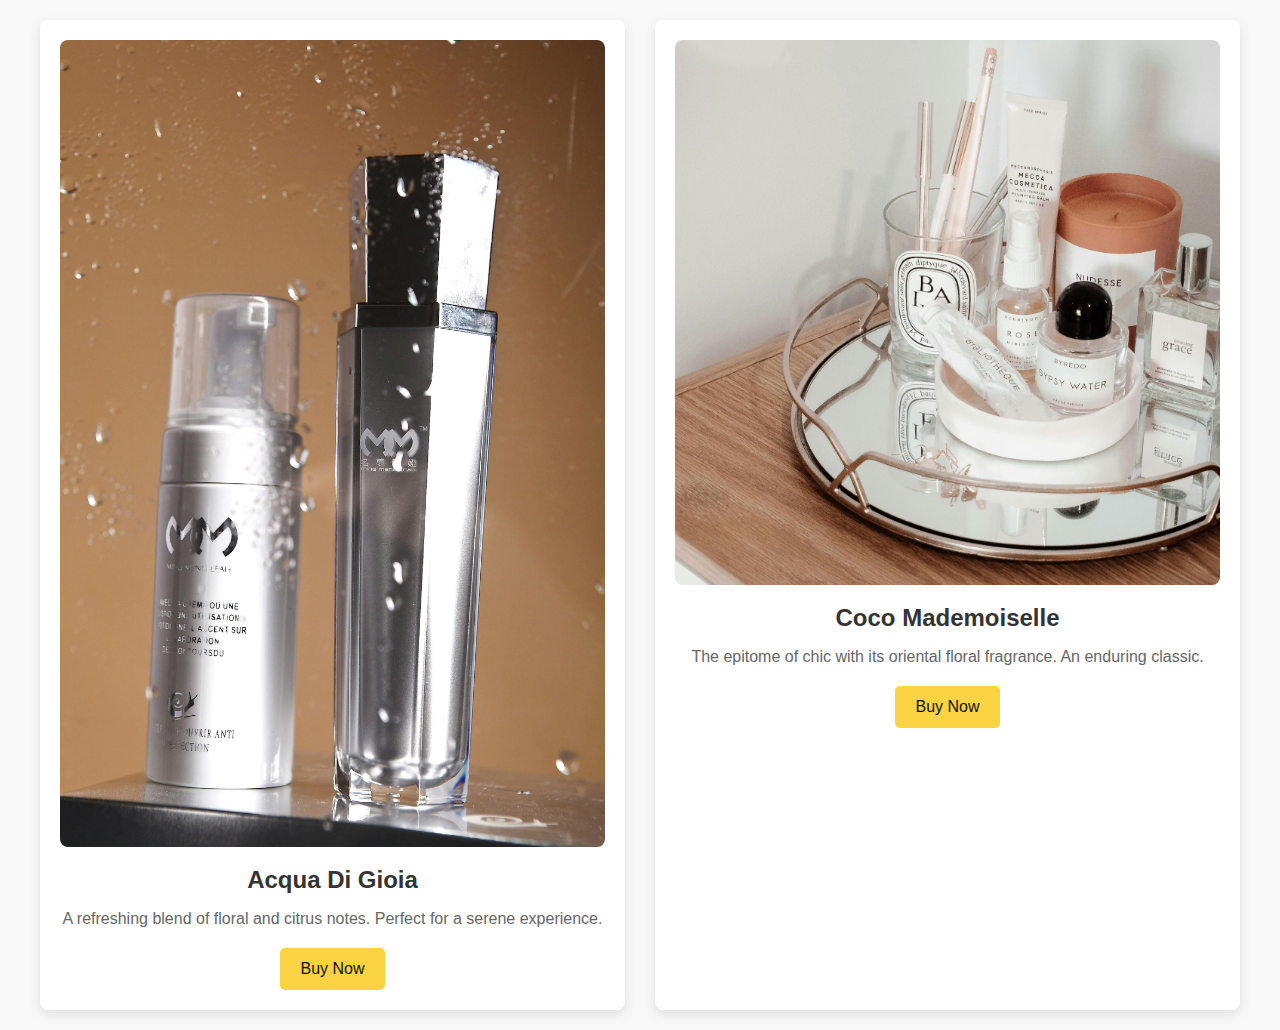
<file: testing.html>
<!DOCTYPE html>
<html lang="en">
<head>
    <meta charset="UTF-8">
    <meta name="viewport" content="width=device-width, initial-scale=1.0">
    <title>Perfume Collection</title>
    <style>
        /* Global Styles */
        body {
            font-family: 'Arial', sans-serif;
            background-color: #f8f8f8;
            margin: 0;
            padding: 0;
        }

        /* Container for products */
        .container {
            display: grid;
            grid-template-columns: repeat(auto-fit, minmax(300px, 1fr));
            gap: 30px;
            padding: 20px;
            max-width: 1200px;
            margin: 0 auto;
        }

        .product {
            background-color: white;
            border-radius: 8px;
            box-shadow: 0 4px 12px rgba(0, 0, 0, 0.1);
            overflow: hidden;
            transition: transform 0.3s ease;
            text-align: center;
            padding: 20px;
        }

        .product:hover {
            transform: translateY(-10px);
        }

        .product img {
            width: 100%;
            height: auto;
            border-radius: 8px;
        }

        .product h2 {
            color: #333;
            font-size: 1.5em;
            margin: 15px 0;
        }

        .product p {
            color: #666;
            font-size: 1em;
            margin-bottom: 20px;
        }

        .product button {
            background-color: #f9d342;
            color: #111;
            border: none;
            padding: 12px 20px;
            border-radius: 5px;
            cursor: pointer;
            font-size: 1em;
            transition: background-color 0.3s;
        }

        .product button:hover {
            background-color: #e3b731;
        }
    </style>
</head>
<body>

    <!-- Products Display -->
    <div class="container">
        <div class="product">
            <img src="/img/3.jpg" alt="Perfume Image 1">
            <h2>Acqua Di Gioia</h2>
            <p>A refreshing blend of floral and citrus notes. Perfect for a serene experience.</p>
            <button>Buy Now</button>
        </div>
        <div class="product">
            <img src="/img/1.jpg" alt="Perfume Image 2">
            <h2>Coco Mademoiselle</h2>
            <p>The epitome of chic with its oriental floral fragrance. An enduring classic.</p>
            <button>Buy Now</button>
        </div>
    </div>
   
</body>
</html>
</file>
<file: Style.css>
*{
    padding: 0;
    margin: 0;
}
.header{
    background-color: #333;
    display: flex;
    justify-content: space-between;
    padding: 20px;
    position: fixed;
    width: 100%;
    height: 30px;
}
.logo{
    display: flex;
    gap: 10px;
    margin-top: -6px;
}
ul{
    display: flex;
    gap:30px;
    margin-right: 30px;

}
li{
    list-style: none;
    font-size: 1.4em;
}
li a{
    color: white;
}
.logo h3{
    padding-top: 15px;
    color: white;
}
.container h1{
    text-align: center;
    padding: 80px;
}
.container span{
   color:  rgba(114, 64, 28, 0.717);
}
.row{
    display: flex;
    justify-content: space-evenly;
}
button{
    padding: 10px 40px;
    margin-top: 30px;
    background-color: blue;
    color: white;
    font-size: 20px;
    border-radius: 20px;
    border: none;

}
.col-2{
    width: 400px;

}
.col-2 img{
    border-radius: 10px;
}
.col-2 img:hover{
    border: 3px black solid;
}
.col-23{
    margin-top: 5%;
}
.boxcontainer h1{
    text-align: center;
    padding: 50px;
    font-size: 50px;
    color:  rgba(114, 64, 28, 0.717);
}
.boxcontainer h1:hover{
      color: black;
}
.flex{
    display: flex;
    justify-content: center;
    gap: 20px;
}
.flex-display{
    width: 320px;
    padding-top: 20px;
}
.flex-display h2,p{
    padding: 10px 0;
}
.flex-display img{
    border-radius: 20px;
}
.flex-display img:hover{
    border: 3px solid black;
}
.ancher{
    margin-top: 15px;
    padding-left: 110px;
}
hr{
    margin-top: 20px;
}
a{

font-size: 20px;

}

/*  section1*/

.section{
    margin-top: 80px;
}
.section{
    text-align: center;

}
.section h1{
    color:  rgba(114, 64, 28, 0.717);
}
.sis{
    width: 300px;
    text-align: left;
}
.row2{
    padding-top: 30px;
}
.pro{
    margin-top: 40px;
}
.btn button{
    padding: 10px 40px;
    background-color: blue;

}
.section h1:hover{
    color: black;
}
.section .sis img:hover{
    border: 3px black solid;
}

/* sectiob three */
.main h1{
    text-align: center;
    padding: 50px;
    font-size: 50px;
    color:  rgba(114, 64, 28, 0.717);
}
.main h1:hover{
      color: black;
}
.flex1{
    display: flex;
    justify-content: center;
    gap: 20px;
}
.flex-display1{
    width: 320px;
    padding-top: 20px;
}
.flex-display1 h2,p{
    padding: 10px 0;
}
.flex-display1 img{
    border-radius: 20px;
}
.flex-display1 img:hover{
    border: 3px solid black;
}
.ancher{
    margin-top: 15px;
    padding-left: 110px;
}
hr{
    margin-top: 20px;
}
a{

font-size: 20px;

}
/* section four */
.shoes{
    text-align: center;
    padding: 50px;
}
.shoes h1{
    color:  rgba(114, 64, 28, 0.717);
    font-size: 3em;
}
.shoes h1:hover{
    color: black;
}

.shoes1{
    display: flex;
    gap: 60px;
    padding-top: 50px;
 
}
.shoes2{
    width: 400px;
    padding-left: 300px;
    padding-top: 50px;
    animation-name: Anima2;
    animation-duration: 4s;
} 
@keyframes Anima2{
   
    0% {
        transform: translateX(-700px);
    }

    100% {
        transform: translateX(0%);
    }

}
.shoes1 img{
    border-radius: 20px ;
    animation-name: Anima1;
    animation-duration: 4s;
}
.shoes1 img:hover{
    border: 3px solid black;
}
@keyframes Anima1{
   
        0% {
            transform: translateX(700px);
        }

        100% {
            transform: translateX(0%);
        }

}
.Foundation{
    margin-top: 20px;
}
.Foundation h1{
    font-size: 3em;
   font-weight: bolder;
    text-align: center;
    color:rgba(114, 64, 28, 0.717) ;
}
.Foundation h1:hover{
    color: black;
}
.Foundation .foun1{
    display: flex;
     justify-content: space-around;
}
.img2 img{
    border-radius: 20px;
    animation-name: Anima2;
    animation-duration: 4s;
}
.img2 img:hover{
    border: 3px solid black;
}
@keyframes Anima2{
   
    0% {
        transform: translateX(-700px);
    }

    100% {
        transform: translateX(0%);
    }

}
.Foundation .foun2{
    padding-top: 50px;
    animation-name: Anima3;
    animation-duration: 4s;
} 
@keyframes Anima3{
   
    0% {
        transform: translateX(700px);
    }

    100% {
        transform: translateX(0%);
    }

}
/* footer */
.footer{
    background-color: #333;
    text-align: center;
    padding: 20px;
    height: 30vh;
    width: 100%;
    font-size: 10px;
    
    
}

.footer h1{
    text-align: center;
    color: white;
    font-size: 3em;
    padding-top: 50px;
}

.row{
    display: flex;
    justify-content: space-evenly;
}
li{
    list-style: none;
    padding: 5px 0;
    color: white;
}
.col-4 h2{
    padding: 20px 0;
    color: white;
}
.col-4 i{
    font-size: 30px;
    padding: 0 5px;
}
.fa-linkedin{
    color: blue;
}
.fa-instagram{
    color: rgb(215, 72, 72);
}
.fa-facebook{
    color: blue;
}
.fa-twitter{
    color:blue ;
}


@media (max-width:600px){
    .header ul{
        display: none;
    }
    .row{
        display: block;
        padding: 10%;
    }
    .col-2 img{
        width: 300px;
        
    }
    .flex{
        display: block;
        padding: 10%;
    }
    .row2{
        display: block;
    }
    .moha{
        margin-bottom: 20px;
        margin-left: 10%;

    }
    .container h1{
        
        margin: 0;
    }
    .btn button{
        margin-bottom: 20px;
    }
    .flex1{
        display: block;
        padding: 10%;
    }
    .shoes1{
        display: block;
        padding: 0;

    }
    .shoes2{
        padding: 0;
        width: 300px;
    }
    .img img{
        width: 300px;
        margin-top: 10px;
    }
    .Foundation .foun1{
      display: block;
      padding: 10%;
    }
    .img2 img{
       
         width: 300px;
         margin-top: 10px;
        
    }
    .footer{
        
        height: 120vh;
    }
}
</file>
<file: contact.css>
* {
    margin: 0;
    padding: 0;
}

.header {
    background-color: #333;
    display: flex;
    justify-content: space-between;
    padding: 20px;
    /* position: fixed;
    width: 100%; */
}

.logo {
    display: flex;
    gap: 10px;
}
.logo h3{
    padding-top: 15px;
    color: white;
}

ul {
    display: flex;
    gap: 30px;

}

li {
    list-style: none;
    font-size: 1.4em;
}
li a{
    color: white;
}

/* .logo h3{
    padding-top: 5px;
} */
/* .container {
    background-color: rgb(149, 144, 154);
    width: 800px;
    height: 700px;
    padding: 20px;
    border-radius: 20px;
    margin-left: 230px;
    margin-top: 30px;
    padding-left: 50px;
}

.container h1 {
    text-align: center;
    padding-top: 10px;
}

.container h1:hover {
    color: blue;
    font-size: 3em;
    text-decoration: underline;
}

.container p span:hover {
    
    color: black;

}

.container p {
    color: black;
    text-align: center;
    /* margin-top: -5px; */
    /* font-size: 2em;

}

.inputone {
    display: flex;
    gap: 50px;
    margin-bottom: 40px;
    margin-top: 40px;
}

label {

    color: black;
    font-size: 1.9em;
    font-weight: bold;
}

.inputone input {
    width: 16em;
    height: 2.5em;
    border-radius: 15px;
    padding-left: 16px;
    border: none;
    outline-color: orange;
    background-color: lightgray;
    box-shadow: 3px 3px 10px black;
    font-size: 1.3em;

}

textarea {
    width: 750px;
    height: 300px;
    background-color: lightgray;
    outline-color: rgba(50, 34, 3, 0.916);
    border-radius: 15px;
    padding-left: 10px;
    padding-top: 10px;
    border: none;
    box-shadow: 3px 3px 10px black;
    font-size: 1.3em;

}

.footer {
    background-color: #333;
    text-align: center;
    padding: 20px;
    height: 50vh;
    width: 100%;
    font-size: 10px;
    margin-top: 50px;
} */ */

/* boooo */
.footer h1 {
    text-align: center;
    color: black;
    font-size: 3em;
    padding-top: 30px;

}

.row {
    display: flex;
    justify-content: space-evenly;
}

li {
    list-style: none;
    padding: 5px 0;
}

.col-4 h2 {
    padding: 20px 0;
}

.col-4 i {
    font-size: 30px;
    padding: 0 5px;
}

.fa-linkedin {
    color: blue;
}

.fa-instagram {
    color: rgb(215, 72, 72);
}

.fa-facebook {
    color: blue;
}

.fa-twitter {
    color: blue;
}
</file>
<file: home.css>
*{
    padding: 0;
    margin: 0;
}
.header{
    background-color: #333;
    display: flex;
    justify-content: space-between;
    padding: 20px;
    /* position: fixed;
    width: 100%; */
}
.logo{
    display: flex;
    gap: 10px;
}
ul{
    display: flex;
    gap:30px;

}
li{
    list-style: none;
    font-size: 1.4em;
}
li a{
    color: white;
}
.logo h3{
    padding-top: 15px;
    color: white;
}

/* body3 */

.container h1{
    text-align: center;
    padding: 50px;
}
.container span{
   color:  rgba(114, 64, 28, 0.717);
}
.row{
    display: flex;
    justify-content: space-evenly;
}
button{
    padding: 10px 40px;
    margin-top: 30px;
    background-color: blue;
    color: white;
    font-size: 20px;
    border-radius: 20px;
    border: none;

}
.col-2{
    width: 400px;

}
.col-2 img{
    border-radius: 10px;
}
.col-2 img:hover{
    border: 3px black solid;
}
.col-23{
    margin-top: 5%;
}

/* body3 */

.footer{
    background-color: #333;
    text-align: center;
    padding: 20px;
    height: 50vh;
    width: 100%;
    font-size: 10px;
    margin-top: 20px;
    
    
}

.footer h1{
    text-align: center;
    color: white;
    font-size: 3em;
    padding-top: 50px;
}

.row{
    display: flex;
    justify-content: space-evenly;
}
li{
    list-style: none;
    padding: 5px 0;
    color: white;
}
.col-4 h2{
    padding: 20px 0;
    color: white;
}
.col-4 i{
    font-size: 30px;
    padding: 0 5px;
}
.fa-linkedin{
    color: blue;
}
.fa-instagram{
    color: rgb(215, 72, 72);
}
.fa-facebook{
    color: blue;
}
.fa-twitter{
    color:blue ;
}
@media (max-width:600px){
    .header ul{
        display: none;
    }
    .row{
        display: block;
        padding: 10%;
    }
    .col-2 img{
        width: 300px;
        
    }
    .flex{
        display: block;
        padding: 10%;
    }
    .row2{
        display: block;
    }
    .moha{
        margin-bottom: 20px;
        margin-left: 10%;

    }
    .container h1{
        
        margin: 0;
    }
    .footer{
        
        height: 120vh;
    }
}
</file>
<file: service.css>
*{
    margin: 0;
    padding: 0;
}
.header{
    background-color: #333;
    display: flex;
    justify-content: space-between;
    padding: 20px;
    /* position: fixed;
    width: 100%; */
}
.logo{
    display: flex;
    gap: 10px;
}
.logo h3{
    padding-top: 15px;
    color: white;
}
ul{
    display: flex;
    gap:30px;

}
li{
    list-style: none;
    font-size: 1.4em;
}
li a{
    color: white;
}
.main{
   text-align: center;
   margin-top: 50px;
  
}
.main h1:hover{
    color: rgba(210, 105, 30, 0.589);
}
.submain {
    display: flex;
    justify-content: space-evenly;
    padding-top: 30px;
}
.submain p{
    width: 450px;
}
.submain button{
    background-color: blue;
    width: 150px;
    height: 40px;
    border-radius: 20px;
    color: white;
    font-size: 1.2em;
    margin-top: 30px;
}
.submain button:hover{
    background-color: rgba(210, 105, 30, 0.589) ;
}
.submain img{
        border-radius: 20px;
}
hr{
    margin-top: 20px;
}
.main1{
   text-align: center;
   margin-top: 50px;
}
.main1 h1:hover{
    color: rgba(210, 105, 30, 0.589);
}
.submain1 {
    display: flex;
    justify-content: space-evenly;
    padding-top: 30px;
}
.submain1 p{
    width: 450px;
}
.submain1 button{
    background-color: blue;
    width: 150px;
    height: 40px;
    border-radius: 20px;
    color: white;
    font-size: 1.2em;
    margin-top: 30px;
}
.submain1 button:hover{
    background-color: rgba(210, 105, 30, 0.589) ;
}

.submain .p{
    animation-name: Anima1;
    animation-duration: 4s;
}
@keyframes Anima1{
   
    0% {
        transform: translateX(-700px);
    }

    100% {
        transform: translateX(0%);
    }

}
.submain img{
    border-radius: 20px ;
    animation-name: Anima2;
    animation-duration: 4s;
}
@keyframes Anima2{
   
    0% {
        transform: translateX(700px);
    }

    100% {
        transform: translateX(0%);
    }

}
/* col1 */
.submain1 img{
    border-radius: 20px ;
    animation-name: Anima3;
    animation-duration: 4s;
}
.submain1 img:hover{
    border: 3px solid black;
}
@keyframes Anima3{
   
        0% {
            transform: translateX(-700px);
        }

        100% {
            transform: translateX(0%);
        }

}
.submain1 .p2{
    border-radius: 20px ;
    animation-name: Anima4;
    animation-duration: 4s;
}

@keyframes Anima4{
   
        0% {
            transform: translateX(700px);
        }

        100% {
            transform: translateX(0%);
        }

}
.footer{
    background-color: #333;
    text-align: center;
    padding: 20px;
    height: 50vh;
    width: 100%;
    font-size: 9px;
    margin-top: 20px;
    
}

.footer h1{
    text-align: center;
    color:black;
    font-size: 3em;
    padding-top: 50px;
}

.row{
    display: flex;
    justify-content: space-evenly;
}
li{
    list-style: none;
    padding: 5px 0;
}
.col-4 h2{
    padding: 20px 0;
}
.col-4 i{
    font-size: 30px;
    padding: 0 5px;
}
.fa-linkedin{
    color: blue;
}
.fa-instagram{
    color: rgb(215, 72, 72);
}
.fa-facebook{
    color: blue;
}
.fa-twitter{
    color:blue ;
}


@media(max-width:600px){
    .header ul{
        display: none;
    }
    .submain{
        display: block;
    }
    .submain1{
        display: block;
    }
    .p2{
        padding: 0;
        margin: 0;
    }
    .row{
        display: block;
    }
    .footer{
       
        height: 100vh;
       
    }
}
</file>
<file: about.css>
/* Reset default margins and paddings */
* {
    margin: 0;
    padding: 0;
    box-sizing: border-box;
}

body {
    font-family: Arial, sans-serif;
    line-height: 1.6;
}
.header{
    background-color:#333;
    display: flex;
    justify-content: space-between;
    padding: 20px;
    /* position: fixed;
    width: 100%; */
}
.logo{
    display: flex;
    gap: 10px;
}
.logo h3{
    padding-top: 15px;
    color: #ddd;
}
ul{
    display: flex;
   
    gap:30px;

}
li{
    list-style: none;
    font-size: 1.4em;
   
}
li a{
    color: white;
}


/* About Section */
.about {
    background-color: #f9f9f9;
    padding: 60px 0;
    text-align: center;
}

.about .container {
    max-width: 800px;
    margin: 0 auto;
    padding: 0 20px;
}

.about h1 {
    font-size: 2.5em;
    color: #333;
    margin-bottom: 20px;
}

.about p {
    font-size: 1em;
    color: #555;
    margin-bottom: 20px;
}

/* Footer Section */
footer {
    background-color: #333;
    color: #f9f9f9;
    padding: 40px 0;
}

.footer-container {
    display: flex;
    justify-content: space-between;
    align-items: center;
    max-width: 1000px;
    margin: 0 auto;
    padding: 0 20px;
}

.footer-left h3 {
    font-size: 1.5em;
    margin-bottom: 10px;
}

.footer-left p {
    font-size: 1em;
    margin-bottom: 15px;
}

.social-icons a {
    color: #f9f9f9;
    font-size: 1.2em;
    margin-right: 10px;
    text-decoration: none;
}

.social-icons a:hover {
    color: #ddd;
}

.footer-right ul {
    list-style: none;
    display: flex;
    gap: 15px;
}

.footer-right ul li a {
    color: #f9f9f9;
    text-decoration: none;
    font-size: 1em;
}

.footer-right ul li a:hover {
    color: #ddd;
}

.footer-bottom {
    text-align: center;
    margin-top: 20px;
}

.footer-bottom p {
    font-size: 0.9em;
    color: rgba(210, 105, 30, 0.692);
}

@media (max-width:600px){
    .header ul{
        display: none;
    }
    .footer-container{
        display: block;
    }
    .footer-right ul {
        display: block;
    }
}
</file>
